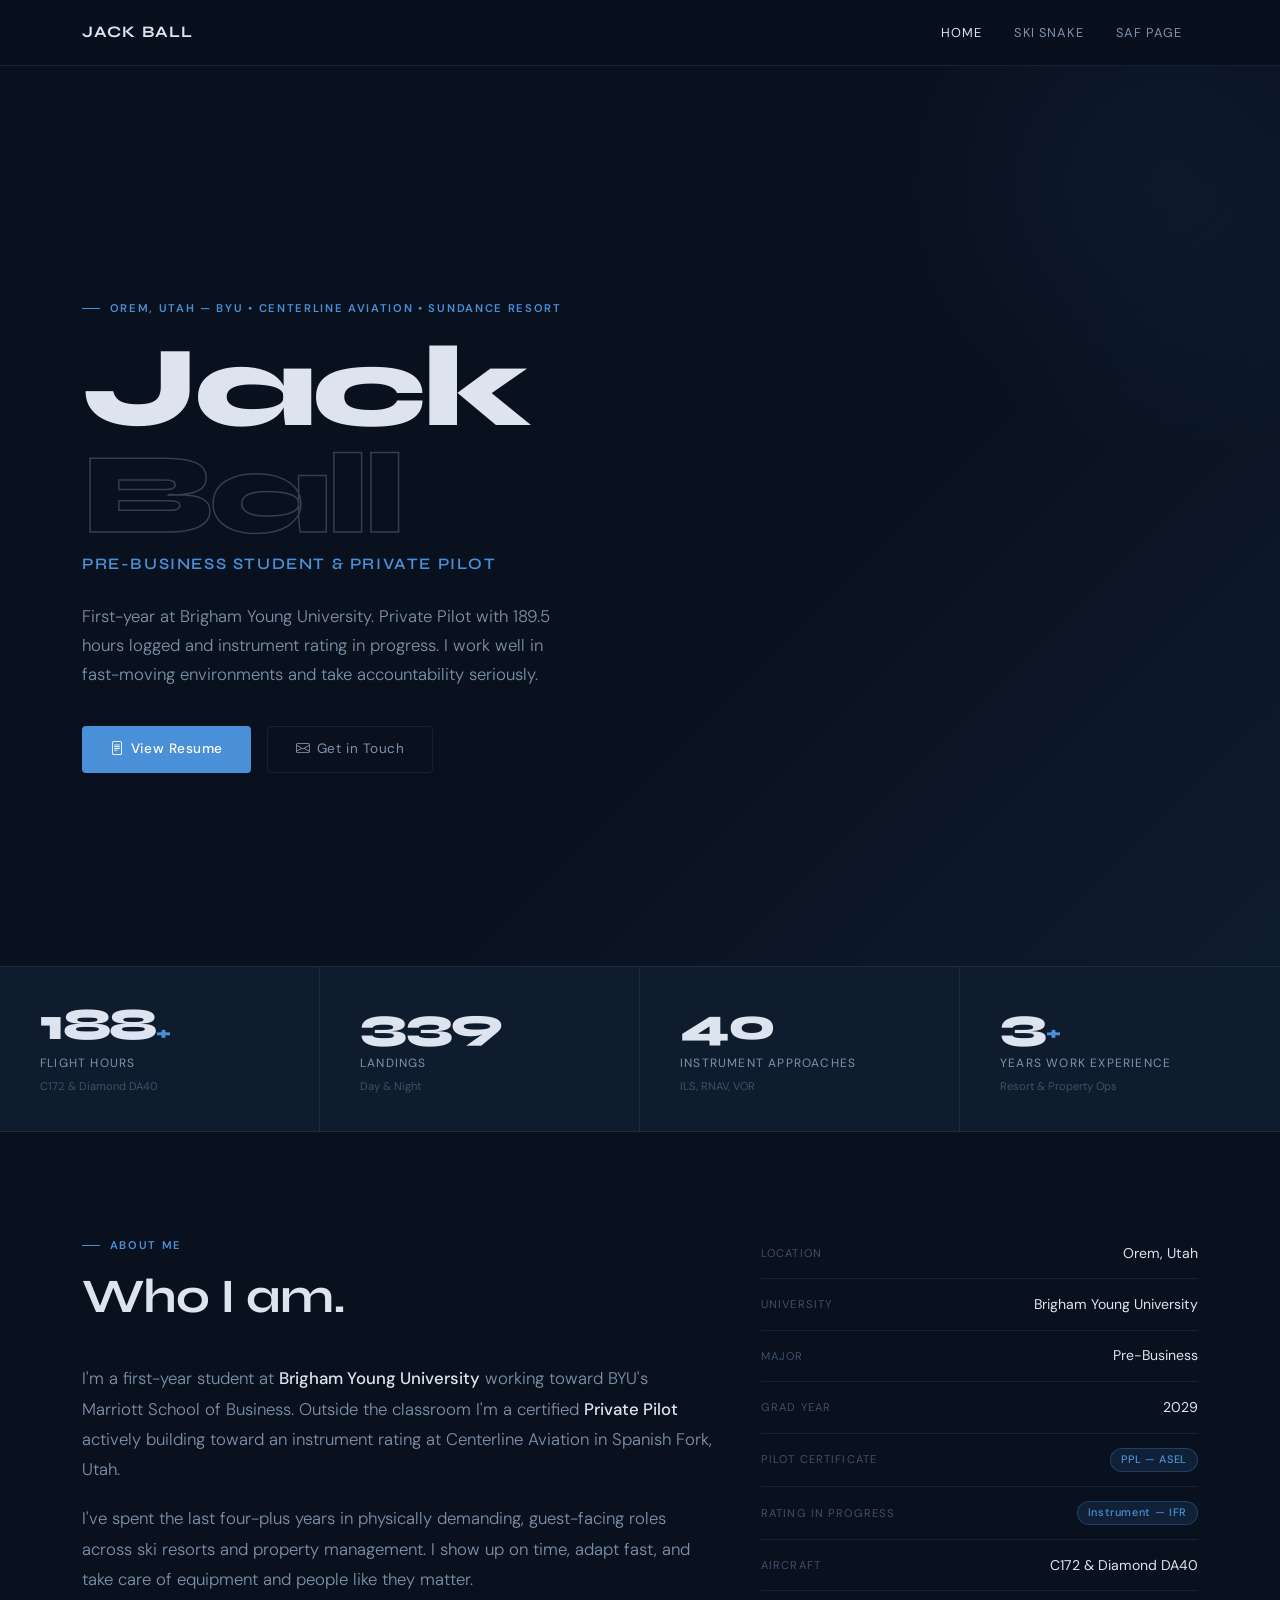
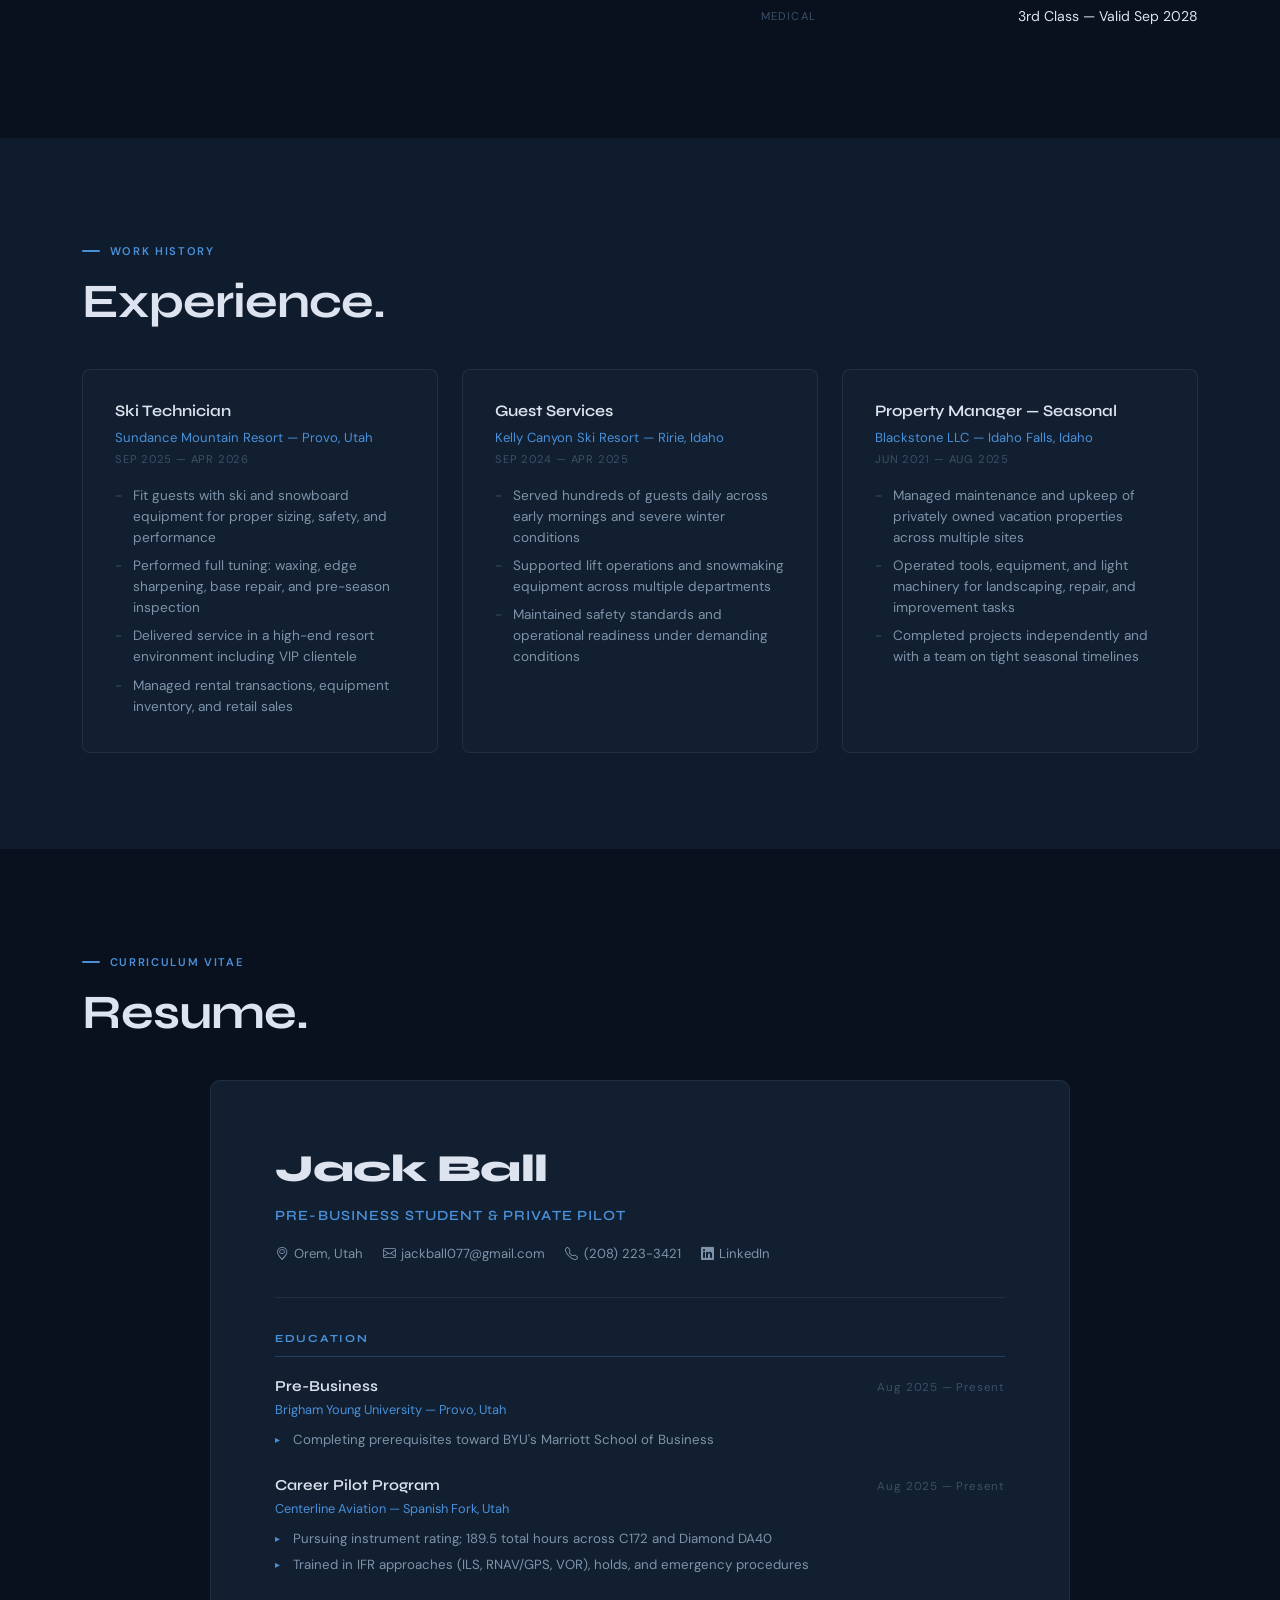
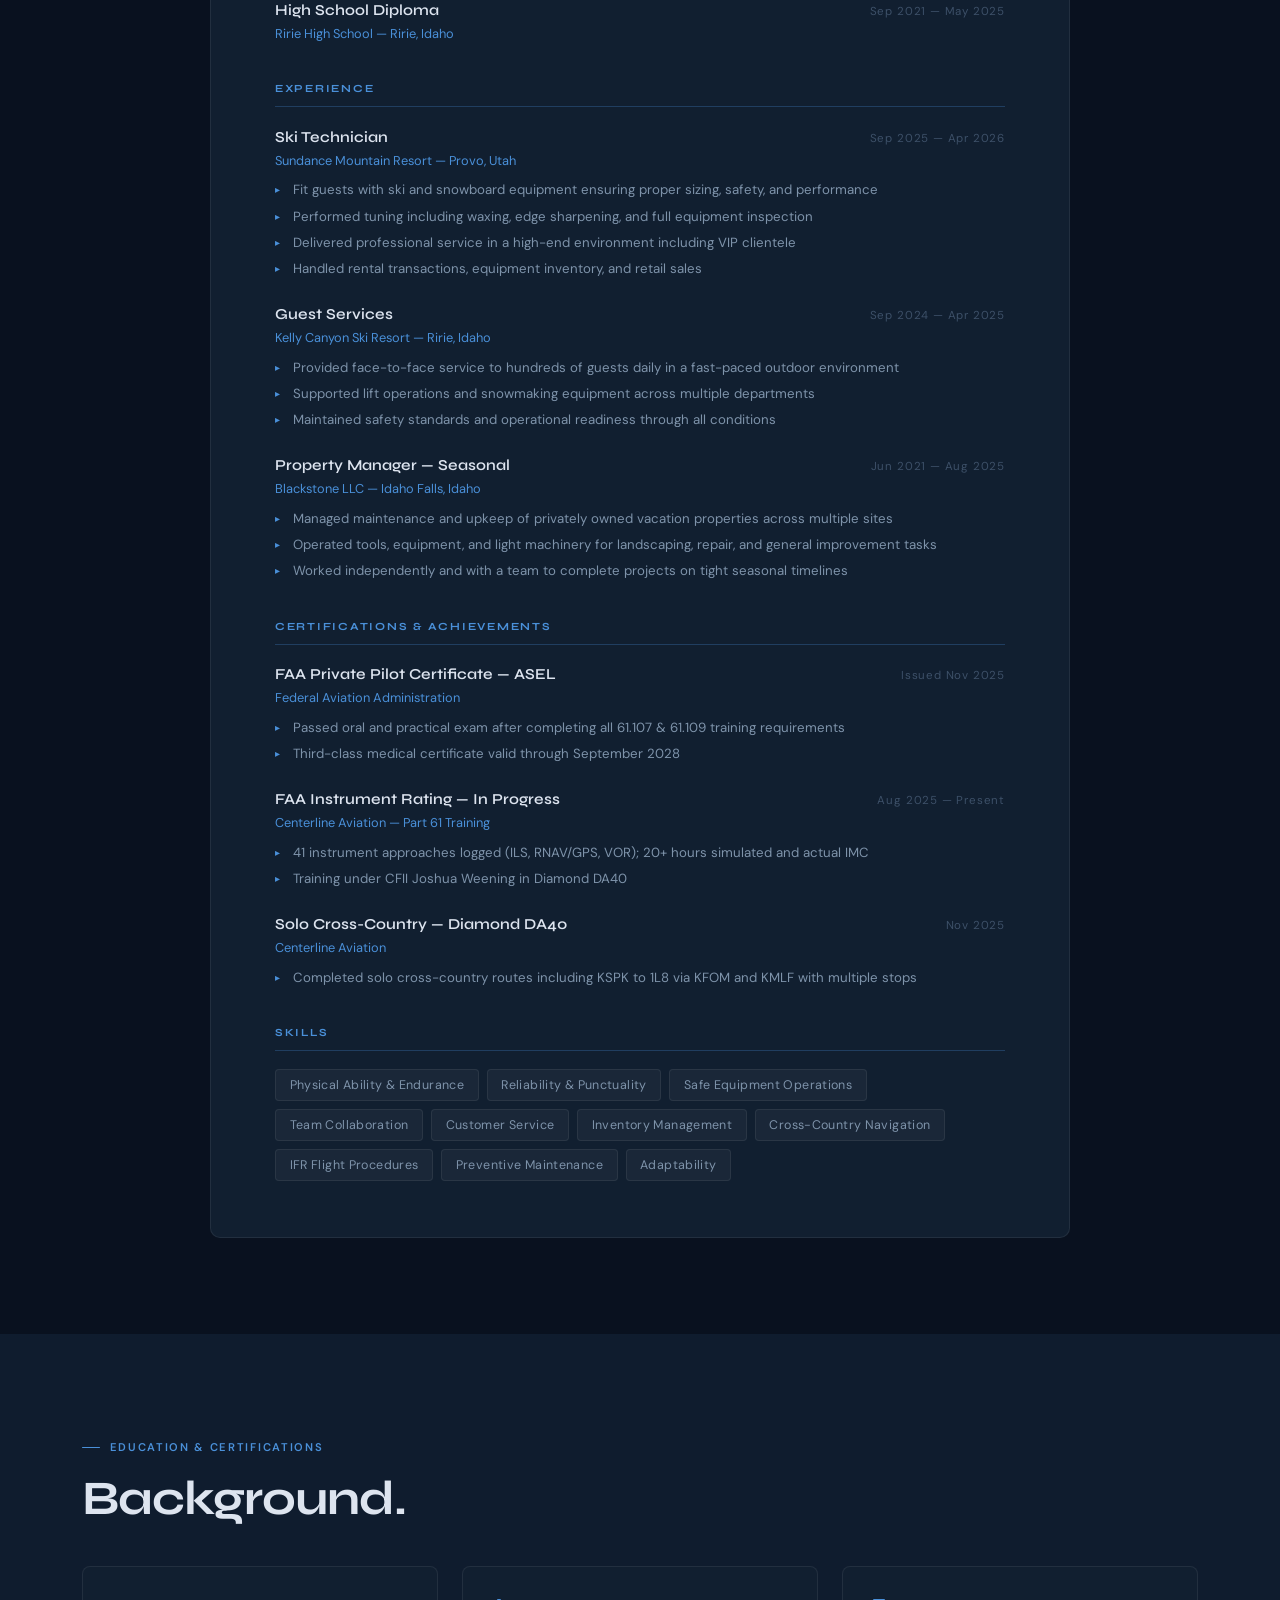
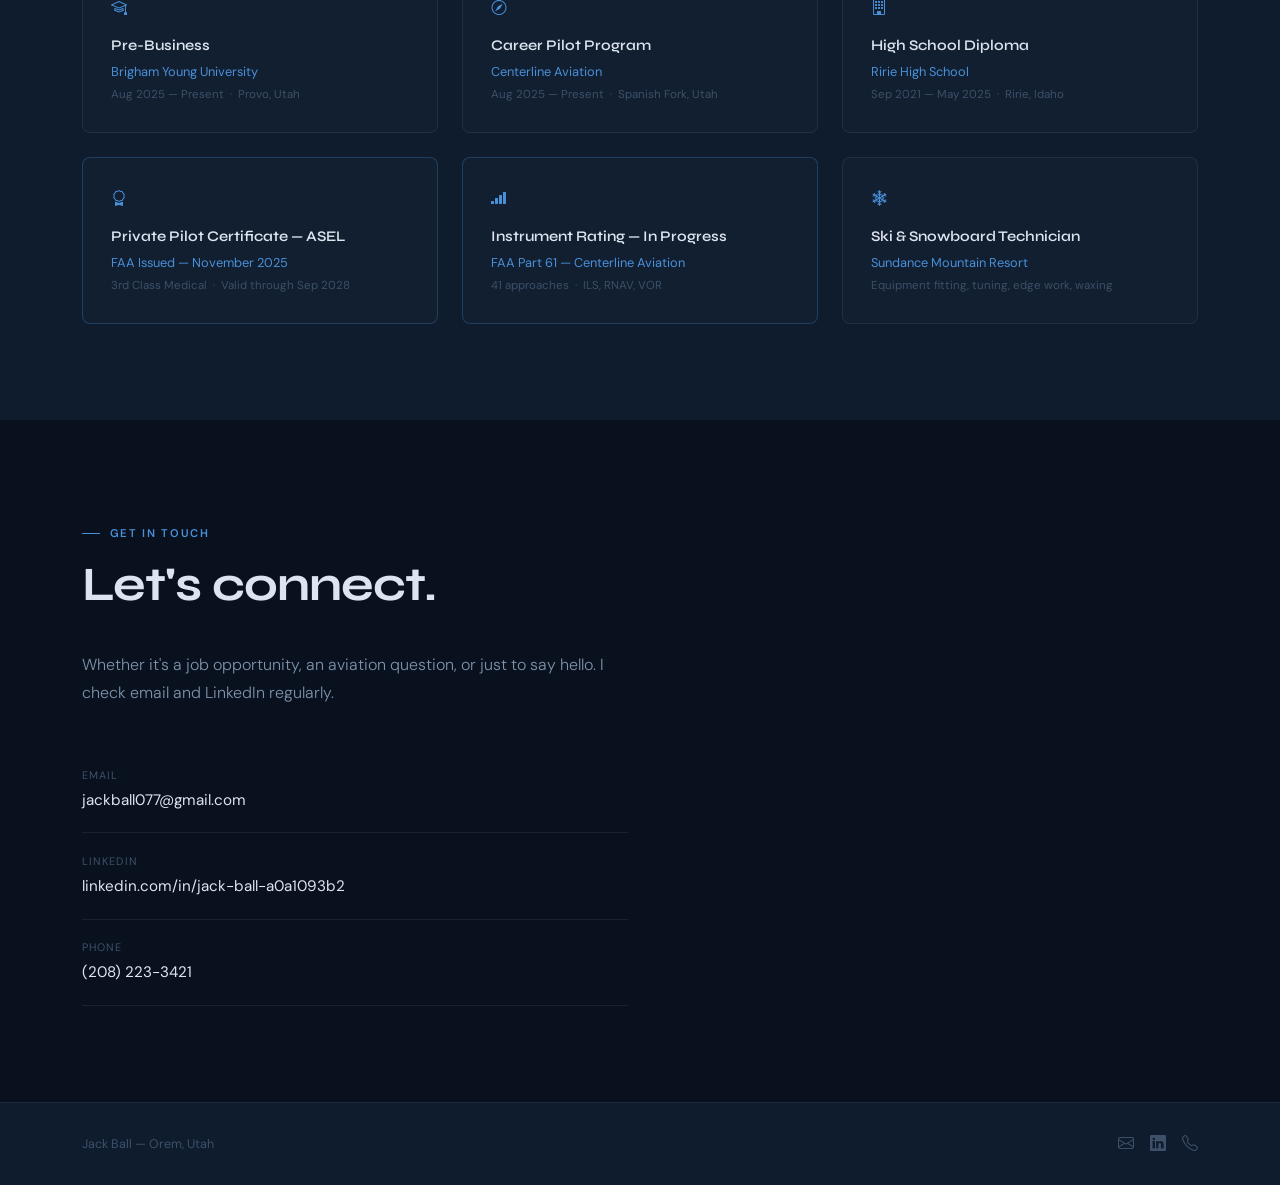
<file: index.html>
<!DOCTYPE html>
<html lang="en">
<head>
  <meta charset="UTF-8"/>
  <meta name="viewport" content="width=device-width, initial-scale=1.0"/>
  <title>Jack Ball</title>
  <link href="https://cdn.jsdelivr.net/npm/bootstrap@5.3.3/dist/css/bootstrap.min.css" rel="stylesheet"/>
  <link href="https://cdn.jsdelivr.net/npm/bootstrap-icons@1.11.3/font/bootstrap-icons.min.css" rel="stylesheet"/>
  <link rel="preconnect" href="https://fonts.googleapis.com"/>
  <link rel="preconnect" href="https://fonts.gstatic.com" crossorigin/>
  <link href="https://fonts.googleapis.com/css2?family=Syne:wght@400;600;700;800&family=DM+Sans:opsz,wght@9..40,300;9..40,400;9..40,500&display=swap" rel="stylesheet"/>
  <style>
    :root {
      --navy:        #09111f;
      --navy2:       #0f1c2e;
      --navy3:       #162033;
      --blue:        #4a90d9;
      --blue-dim:    rgba(74,144,217,0.12);
      --blue-border: rgba(74,144,217,0.28);
      --text:        #dde4ef;
      --muted:       #7e93aa;
      --faint:       #3d5068;
      --border:      rgba(255,255,255,0.07);
      --card-bg:     #111f30;
    }
    html { scroll-behavior: smooth; }
    body { font-family: 'DM Sans', sans-serif; background: var(--navy); color: var(--text); font-weight: 400; line-height: 1.65; }
    h1,h2,h3,h4,h5,.syne { font-family: 'Syne', sans-serif; }

    /* PAGE SWITCHING */
    .page { display: none; }
    .page.active { display: block; }

    /* NAVBAR */
    .navbar { background: rgba(9,17,31,0.95) !important; backdrop-filter: blur(14px); border-bottom: 1px solid var(--border); padding: 0.9rem 0; position: sticky; top: 0; z-index: 999; }
    .navbar-brand { font-family: 'Syne', sans-serif; font-weight: 700; font-size: 1rem; letter-spacing: 0.07em; text-transform: uppercase; color: var(--text) !important; }
    .navbar-nav .nav-link { color: var(--muted) !important; font-size: 0.8rem; letter-spacing: 0.09em; text-transform: uppercase; padding: 0.4rem 1rem !important; transition: color 0.2s; cursor: pointer; }
    .navbar-nav .nav-link:hover, .navbar-nav .nav-link.tab-active { color: var(--text) !important; }
    .navbar-toggler { border-color: var(--faint); }
    .navbar-toggler-icon { background-image: url("data:image/svg+xml,%3csvg xmlns='http://www.w3.org/2000/svg' viewBox='0 0 30 30'%3e%3cpath stroke='rgba(125,147,170,1)' stroke-linecap='round' stroke-miterlimit='10' stroke-width='2' d='M4 7h22M4 15h22M4 23h22'/%3e%3c/svg%3e"); }

    /* EYEBROW */
    .section-eyebrow { display: inline-flex; align-items: center; gap: 0.6rem; font-size: 0.7rem; font-weight: 600; letter-spacing: 0.15em; text-transform: uppercase; color: var(--blue); margin-bottom: 1rem; }
    .section-eyebrow::before { content: ''; display: inline-block; width: 18px; height: 1.5px; background: var(--blue); border-radius: 2px; }

    /* SECTION */
    .section-dark  { background: var(--navy);  padding: 6rem 0; }
    .section-dark2 { background: var(--navy2); padding: 6rem 0; }
    .section-heading { font-size: clamp(2rem,4vw,3rem); font-weight: 700; letter-spacing: -0.02em; line-height: 1.1; margin-bottom: 2.5rem; color: var(--text); }

    /* HERO */
    #hero { min-height: 100vh; display: flex; align-items: center; background: linear-gradient(135deg, var(--navy) 60%, var(--navy2) 100%); padding-top: 5rem; padding-bottom: 3rem; position: relative; overflow: hidden; }
    #hero::after { content: ''; position: absolute; top: -20%; right: -15%; width: 600px; height: 600px; background: radial-gradient(circle, rgba(74,144,217,0.07) 0%, transparent 65%); pointer-events: none; }
    .hero-name { font-size: clamp(3.5rem,9vw,7.5rem); font-weight: 800; line-height: 0.93; letter-spacing: -0.035em; color: var(--text); margin-bottom: 0.2rem; }
    .hero-name .outline { color: transparent; -webkit-text-stroke: 1.5px rgba(221,228,239,0.22); }
    .hero-title { font-size: 1rem; color: var(--blue); letter-spacing: 0.1em; text-transform: uppercase; font-family: 'Syne', sans-serif; font-weight: 600; margin-bottom: 1.5rem; }
    .hero-bio { font-size: 1.05rem; color: var(--muted); font-weight: 300; max-width: 480px; line-height: 1.75; margin-bottom: 2.25rem; }
    .btn-primary-custom { background: var(--blue); color: #fff; border: none; padding: 0.72rem 1.75rem; border-radius: 4px; font-size: 0.85rem; font-weight: 500; letter-spacing: 0.04em; text-decoration: none; display: inline-flex; align-items: center; gap: 0.4rem; transition: opacity 0.2s, transform 0.18s; }
    .btn-primary-custom:hover { opacity: 0.85; transform: translateY(-2px); color: #fff; }
    .btn-ghost-custom { background: transparent; color: var(--muted); border: 1px solid var(--border); padding: 0.72rem 1.75rem; border-radius: 4px; font-size: 0.85rem; letter-spacing: 0.04em; text-decoration: none; display: inline-flex; align-items: center; gap: 0.4rem; transition: border-color 0.2s, color 0.2s; }
    .btn-ghost-custom:hover { border-color: var(--blue-border); color: var(--text); }

    /* STATS */
    #stats { background: var(--navy2); border-top: 1px solid var(--border); border-bottom: 1px solid var(--border); padding: 0; }
    .stat-col { padding: 2.25rem 2.5rem; border-right: 1px solid var(--border); }
    .stat-col:last-child { border-right: none; }
    .stat-number { font-family: 'Syne', sans-serif; font-size: 2.8rem; font-weight: 800; color: var(--text); line-height: 1; letter-spacing: -0.03em; }
    .stat-number .unit { font-size: 1.2rem; color: var(--blue); }
    .stat-desc { font-size: 0.75rem; color: var(--muted); text-transform: uppercase; letter-spacing: 0.1em; margin-top: 0.4rem; }
    .stat-sub { font-size: 0.7rem; color: var(--faint); margin-top: 0.15rem; }

    /* ABOUT */
    .about-lead { font-size: 1.05rem; color: var(--muted); font-weight: 300; line-height: 1.8; margin-bottom: 1.2rem; }
    .about-lead strong { color: var(--text); font-weight: 500; }
    .info-row { display: flex; justify-content: space-between; align-items: center; padding: 0.85rem 0; border-bottom: 1px solid var(--border); font-size: 0.88rem; }
    .info-key { font-size: 0.7rem; text-transform: uppercase; letter-spacing: 0.1em; color: var(--faint); }
    .info-val { color: var(--text); text-align: right; }
    .badge-custom { display: inline-block; background: var(--blue-dim); color: var(--blue); border: 1px solid var(--blue-border); padding: 2px 10px; border-radius: 20px; font-size: 0.68rem; letter-spacing: 0.06em; font-weight: 500; }

    /* EXP CARDS */
    .exp-card { background: var(--card-bg); border: 1px solid var(--border); border-radius: 8px; padding: 1.75rem 2rem; height: 100%; position: relative; overflow: hidden; transition: border-color 0.22s; }
    .exp-card::before { content: ''; position: absolute; top: 0; left: 0; width: 3px; height: 100%; background: var(--blue); opacity: 0; transition: opacity 0.22s; }
    .exp-card:hover { border-color: var(--blue-border); }
    .exp-card:hover::before { opacity: 1; }
    .exp-role { font-family: 'Syne', sans-serif; font-size: 1rem; font-weight: 600; color: var(--text); margin-bottom: 0.15rem; }
    .exp-org { font-size: 0.82rem; color: var(--blue); margin-bottom: 0.1rem; }
    .exp-date { font-size: 0.7rem; color: var(--faint); letter-spacing: 0.07em; text-transform: uppercase; margin-bottom: 1rem; }
    .exp-list { list-style: none; padding: 0; margin: 0; }
    .exp-list li { font-size: 0.85rem; color: var(--muted); padding-left: 1.1rem; position: relative; margin-bottom: 0.45rem; line-height: 1.55; }
    .exp-list li::before { content: '-'; position: absolute; left: 0; color: var(--faint); }

    /* RESUME */
    #resume { background: var(--navy); padding: 6rem 0; }
    .resume-wrap { background: var(--card-bg); border: 1px solid var(--border); border-radius: 10px; padding: 3.5rem 4rem; max-width: 860px; margin: 0 auto; }
    .resume-name { font-family: 'Syne', sans-serif; font-size: 2.4rem; font-weight: 800; color: var(--text); letter-spacing: -0.02em; margin-bottom: 0.2rem; }
    .resume-tagline { font-size: 0.88rem; color: var(--blue); letter-spacing: 0.08em; text-transform: uppercase; font-family: 'Syne', sans-serif; font-weight: 600; margin-bottom: 1rem; }
    .resume-contact { display: flex; flex-wrap: wrap; gap: 1.25rem; font-size: 0.82rem; color: var(--muted); margin-bottom: 2rem; padding-bottom: 2rem; border-bottom: 1px solid var(--border); }
    .resume-contact a { color: var(--muted); text-decoration: none; }
    .resume-contact a:hover { color: var(--blue); }
    .resume-contact span { display: flex; align-items: center; gap: 0.35rem; }
    .resume-section-title { font-family: 'Syne', sans-serif; font-size: 0.68rem; font-weight: 700; letter-spacing: 0.16em; text-transform: uppercase; color: var(--blue); margin-bottom: 1.1rem; padding-bottom: 0.5rem; border-bottom: 1px solid var(--blue-border); }
    .resume-block { margin-bottom: 2.25rem; }
    .resume-entry { margin-bottom: 1.4rem; }
    .resume-entry-header { display: flex; justify-content: space-between; align-items: baseline; flex-wrap: wrap; gap: 0.5rem; }
    .resume-entry-title { font-family: 'Syne', sans-serif; font-size: 0.95rem; font-weight: 600; color: var(--text); }
    .resume-entry-date { font-size: 0.72rem; color: var(--faint); letter-spacing: 0.07em; white-space: nowrap; }
    .resume-entry-org { font-size: 0.8rem; color: var(--blue); margin-bottom: 0.6rem; }
    .resume-entry-bullets { list-style: none; padding: 0; margin: 0; }
    .resume-entry-bullets li { font-size: 0.83rem; color: var(--muted); padding-left: 1.1rem; position: relative; margin-bottom: 0.35rem; line-height: 1.55; }
    .resume-entry-bullets li::before { content: '▸'; position: absolute; left: 0; color: var(--blue); font-size: 0.6rem; top: 3px; }
    .resume-skills-grid { display: flex; flex-wrap: wrap; gap: 0.5rem; }
    .skill-pill { background: rgba(255,255,255,0.04); border: 1px solid var(--border); color: var(--muted); padding: 0.3rem 0.85rem; border-radius: 4px; font-size: 0.78rem; letter-spacing: 0.03em; }

    /* EDU CARDS */
    .edu-card { background: var(--card-bg); border: 1px solid var(--border); border-radius: 8px; padding: 1.75rem; height: 100%; }
    .edu-icon { font-size: 1rem; color: var(--blue); margin-bottom: 0.75rem; }
    .edu-title { font-family: 'Syne', sans-serif; font-size: 0.92rem; font-weight: 600; color: var(--text); margin-bottom: 0.2rem; }
    .edu-org { font-size: 0.8rem; color: var(--blue); margin-bottom: 0.2rem; }
    .edu-date { font-size: 0.72rem; color: var(--faint); }

    /* CONTACT */
    #contact { padding: 6rem 0; }
    .contact-link-row { display: flex; justify-content: space-between; align-items: center; padding: 1.2rem 0; border-bottom: 1px solid var(--border); text-decoration: none; color: var(--text); transition: color 0.2s; }
    .contact-link-row:hover { color: var(--blue); }
    .contact-type { font-size: 0.68rem; text-transform: uppercase; letter-spacing: 0.1em; color: var(--faint); margin-bottom: 0.15rem; }
    .contact-link-row .ci { opacity: 0; transform: translateX(-6px); transition: opacity 0.2s, transform 0.2s; }
    .contact-link-row:hover .ci { opacity: 1; transform: translateX(0); }

    /* FOOTER */
    footer { background: var(--navy2); border-top: 1px solid var(--border); padding: 1.75rem 0; font-size: 0.78rem; color: var(--faint); }

    /* GAME PAGE */
    #page-game { background: var(--navy); min-height: 100vh; padding: 3rem 0 2rem; }
    .game-header { text-align: center; margin-bottom: 1.5rem; }
    .game-header h2 { font-family: 'Syne', sans-serif; font-size: 2rem; font-weight: 800; letter-spacing: -0.02em; color: var(--text); margin-bottom: 0.25rem; }
    .game-header p { font-size: 0.82rem; color: var(--muted); letter-spacing: 0.08em; text-transform: uppercase; }
    .game-hud { display: flex; gap: 2rem; justify-content: center; margin-bottom: 1rem; }
    .game-hud .hud-block { text-align: center; }
    .game-hud .hud-val { font-family: 'Syne', sans-serif; font-size: 1.6rem; font-weight: 800; color: var(--text); display: block; line-height: 1; }
    .game-hud .hud-lbl { font-size: 0.65rem; text-transform: uppercase; letter-spacing: 0.1em; color: var(--faint); margin-top: 0.2rem; }
    .canvas-wrap { display: flex; justify-content: center; position: relative; }
    #gameCanvas { display: block; border: 1px solid var(--border); border-radius: 6px; box-shadow: 0 0 40px rgba(74,144,217,0.08); background: #e8f4ff; max-width: 100%; }
    #gameOverlay { position: absolute; top: 0; left: 0; right: 0; bottom: 0; display: flex; flex-direction: column; align-items: center; justify-content: center; background: rgba(9,17,31,0.9); border-radius: 6px; text-align: center; padding: 2rem; pointer-events: none; opacity: 0; transition: opacity 0.2s; }
    #gameOverlay.show { opacity: 1; pointer-events: all; }
    #gameOverlay h3 { font-family: 'Syne', sans-serif; font-size: 1.4rem; color: var(--text); margin-bottom: 0.5rem; }
    #gameOverlay p { color: var(--muted); font-size: 0.88rem; margin-bottom: 1.25rem; }
    .speed-wrap { display: flex; align-items: center; gap: 0.75rem; max-width: 400px; margin: 0.75rem auto; font-size: 0.72rem; color: var(--faint); text-transform: uppercase; letter-spacing: 0.08em; }
    .speed-track { flex: 1; height: 3px; background: var(--border); border-radius: 2px; overflow: hidden; }
    .speed-fill { height: 100%; background: var(--blue); border-radius: 2px; transition: width 0.3s; width: 10%; }
    .game-legend { display: flex; gap: 1.5rem; justify-content: center; margin: 0.75rem 0; flex-wrap: wrap; }
    .game-legend span { font-size: 0.72rem; color: var(--faint); text-transform: uppercase; letter-spacing: 0.07em; display: flex; align-items: center; gap: 0.4rem; }
    .leg-dot { width: 10px; height: 10px; border-radius: 2px; display: inline-block; }
    .game-controls { display: flex; flex-direction: column; align-items: center; gap: 0.5rem; padding: 1rem 0 2rem; }
    .dpad { display: grid; grid-template-areas: '. up .' 'left . right' '. down .'; gap: 4px; }
    .dpad button { width: 42px; height: 42px; background: var(--card-bg); border: 1px solid var(--border); border-radius: 6px; color: var(--muted); font-size: 1rem; cursor: pointer; transition: background 0.1s, color 0.1s; }
    .dpad button:hover { background: var(--navy3); color: var(--text); }
    .dpad button:active { background: var(--blue-dim); }
    .dpad .up { grid-area: up; } .dpad .down { grid-area: down; } .dpad .left { grid-area: left; } .dpad .right { grid-area: right; }
    .btn-row { display: flex; gap: 0.75rem; margin-top: 0.5rem; }
    .gbtn { padding: 0.5rem 1.4rem; border: none; border-radius: 4px; font-size: 0.8rem; font-weight: 600; text-transform: uppercase; letter-spacing: 0.08em; cursor: pointer; font-family: 'Syne', sans-serif; transition: opacity 0.15s; }
    .gbtn-primary { background: var(--blue); color: white; }
    .gbtn-primary:hover { opacity: 0.85; }
    .gbtn-ghost { background: transparent; color: var(--muted); border: 1px solid var(--border); }
    .gbtn-ghost:hover { color: var(--text); border-color: var(--blue-border); }

    /* UTILITY */
    .divider { border-top: 1px solid var(--border); margin: 2rem 0; }
    @media (max-width: 768px) {
      .stat-col { border-right: none; border-bottom: 1px solid var(--border); }
      .resume-wrap { padding: 2rem 1.5rem; }
      .resume-contact { flex-direction: column; gap: 0.6rem; }
    }
  </style>
</head>
<body>

<!-- NAVBAR -->
<nav class="navbar navbar-expand-lg">
  <div class="container">
    <a class="navbar-brand" href="#" onclick="showPage('home');return false;">Jack Ball</a>
    <button class="navbar-toggler" type="button" data-bs-toggle="collapse" data-bs-target="#navMenu">
      <span class="navbar-toggler-icon"></span>
    </button>
    <div class="collapse navbar-collapse" id="navMenu">
      <ul class="navbar-nav ms-auto">
        <li class="nav-item"><a class="nav-link tab-active" id="tab-home" href="#" onclick="showPage('home');return false;">Home</a></li>
        <li class="nav-item"><a class="nav-link" id="tab-game" href="#" onclick="showPage('game');return false;">Ski Snake</a></li>
        <li class="nav-item"><a class="nav-link" href="scratch.html" target="_blank">SAF Page</a></li>
      </ul>
    </div>
  </div>
</nav>


<!-- ===================== PAGE: HOME ===================== -->
<div class="page active" id="page-home">

  <!-- HERO -->
  <section id="hero">
    <div class="container">
      <div class="row align-items-center">
        <div class="col-lg-8">
          <div class="section-eyebrow">Orem, Utah &mdash; BYU &bull; Centerline Aviation &bull; Sundance Resort</div>
          <h1 class="hero-name">
            Jack<br>
            <span class="outline">Ball</span>
          </h1>
          <p class="hero-title">Pre-Business Student &amp; Private Pilot</p>
          <p class="hero-bio">First-year at Brigham Young University. Private Pilot with 189.5 hours logged and instrument rating in progress. I work well in fast-moving environments and take accountability seriously.</p>
          <div class="d-flex flex-wrap gap-3">
            <a href="#resume" class="btn-primary-custom"><i class="bi bi-file-text"></i> View Resume</a>
            <a href="#contact" class="btn-ghost-custom"><i class="bi bi-envelope"></i> Get in Touch</a>
          </div>
        </div>
      </div>
    </div>
  </section>

  <!-- STATS -->
  <section id="stats">
    <div class="container-fluid px-0">
      <div class="row g-0">
        <div class="col-6 col-md-3 stat-col">
          <div class="stat-number"><span class="count-up" data-target="189">0</span><span class="unit">+</span></div>
          <div class="stat-desc">Flight Hours</div>
          <div class="stat-sub">C172 &amp; Diamond DA40</div>
        </div>
        <div class="col-6 col-md-3 stat-col">
          <div class="stat-number"><span class="count-up" data-target="340">0</span></div>
          <div class="stat-desc">Landings</div>
          <div class="stat-sub">Day &amp; Night</div>
        </div>
        <div class="col-6 col-md-3 stat-col">
          <div class="stat-number"><span class="count-up" data-target="41">0</span></div>
          <div class="stat-desc">Instrument Approaches</div>
          <div class="stat-sub">ILS, RNAV, VOR</div>
        </div>
        <div class="col-6 col-md-3 stat-col">
          <div class="stat-number"><span class="count-up" data-target="4">0</span><span class="unit">+</span></div>
          <div class="stat-desc">Years Work Experience</div>
          <div class="stat-sub">Resort &amp; Property Ops</div>
        </div>
      </div>
    </div>
  </section>

  <!-- ABOUT -->
  <section id="about" class="section-dark">
    <div class="container">
      <div class="row g-5 align-items-start">
        <div class="col-lg-7">
          <div class="section-eyebrow">About Me</div>
          <h2 class="section-heading">Who I am.</h2>
          <p class="about-lead">I'm a first-year student at <strong>Brigham Young University</strong> working toward BYU's Marriott School of Business. Outside the classroom I'm a certified <strong>Private Pilot</strong> actively building toward an instrument rating at Centerline Aviation in Spanish Fork, Utah.</p>
          <p class="about-lead">I've spent the last four-plus years in physically demanding, guest-facing roles across ski resorts and property management. I show up on time, adapt fast, and take care of equipment and people like they matter.</p>
        </div>
        <div class="col-lg-5">
          <div class="info-row"><span class="info-key">Location</span><span class="info-val">Orem, Utah</span></div>
          <div class="info-row"><span class="info-key">University</span><span class="info-val">Brigham Young University</span></div>
          <div class="info-row"><span class="info-key">Major</span><span class="info-val">Pre-Business</span></div>
          <div class="info-row"><span class="info-key">Grad Year</span><span class="info-val">2029</span></div>
          <div class="info-row"><span class="info-key">Pilot Certificate</span><span class="info-val"><span class="badge-custom">PPL &mdash; ASEL</span></span></div>
          <div class="info-row"><span class="info-key">Rating in Progress</span><span class="info-val"><span class="badge-custom">Instrument &mdash; IFR</span></span></div>
          <div class="info-row"><span class="info-key">Aircraft</span><span class="info-val">C172 &amp; Diamond DA40</span></div>
          <div class="info-row" style="border:none;"><span class="info-key">Medical</span><span class="info-val">3rd Class &mdash; Valid Sep 2028</span></div>
        </div>
      </div>
    </div>
  </section>

  <!-- EXPERIENCE -->
  <section id="experience" class="section-dark2">
    <div class="container">
      <div class="section-eyebrow">Work History</div>
      <h2 class="section-heading">Experience.</h2>
      <div class="row g-4">

        <div class="col-md-6 col-lg-4">
          <div class="exp-card">
            <div class="exp-role">Ski Technician</div>
            <div class="exp-org">Sundance Mountain Resort &mdash; Provo, Utah</div>
            <div class="exp-date">Sep 2025 &mdash; Apr 2026</div>
            <ul class="exp-list">
              <li>Fit guests with ski and snowboard equipment for proper sizing, safety, and performance</li>
              <li>Performed full tuning: waxing, edge sharpening, base repair, and pre-season inspection</li>
              <li>Delivered service in a high-end resort environment including VIP clientele</li>
              <li>Managed rental transactions, equipment inventory, and retail sales</li>
            </ul>
          </div>
        </div>

        <div class="col-md-6 col-lg-4">
          <div class="exp-card">
            <div class="exp-role">Guest Services</div>
            <div class="exp-org">Kelly Canyon Ski Resort &mdash; Ririe, Idaho</div>
            <div class="exp-date">Sep 2024 &mdash; Apr 2025</div>
            <ul class="exp-list">
              <li>Served hundreds of guests daily across early mornings and severe winter conditions</li>
              <li>Supported lift operations and snowmaking equipment across multiple departments</li>
              <li>Maintained safety standards and operational readiness under demanding conditions</li>
            </ul>
          </div>
        </div>

        <div class="col-md-6 col-lg-4">
          <div class="exp-card">
            <div class="exp-role">Property Manager &mdash; Seasonal</div>
            <div class="exp-org">Blackstone LLC &mdash; Idaho Falls, Idaho</div>
            <div class="exp-date">Jun 2021 &mdash; Aug 2025</div>
            <ul class="exp-list">
              <li>Managed maintenance and upkeep of privately owned vacation properties across multiple sites</li>
              <li>Operated tools, equipment, and light machinery for landscaping, repair, and improvement tasks</li>
              <li>Completed projects independently and with a team on tight seasonal timelines</li>
            </ul>
          </div>
        </div>

      </div>
    </div>
  </section>

  <!-- RESUME -->
  <section id="resume" class="section-dark">
    <div class="container">
      <div class="section-eyebrow">Curriculum Vitae</div>
      <h2 class="section-heading">Resume.</h2>

      <div class="resume-wrap">
        <div class="resume-name">Jack Ball</div>
        <div class="resume-tagline">Pre-Business Student &amp; Private Pilot</div>
        <div class="resume-contact">
          <span><i class="bi bi-geo-alt"></i> Orem, Utah</span>
          <span><i class="bi bi-envelope"></i> <a href="mailto:jackball077@gmail.com">jackball077@gmail.com</a></span>
          <span><i class="bi bi-telephone"></i> <a href="tel:2082233421">(208) 223-3421</a></span>
          <span><i class="bi bi-linkedin"></i> <a href="https://www.linkedin.com/in/jack-ball-a0a1093b2/" target="_blank">LinkedIn</a></span>
        </div>

        <!-- Education -->
        <div class="resume-block">
          <div class="resume-section-title">Education</div>

          <div class="resume-entry">
            <div class="resume-entry-header">
              <div class="resume-entry-title">Pre-Business</div>
              <div class="resume-entry-date">Aug 2025 &mdash; Present</div>
            </div>
            <div class="resume-entry-org">Brigham Young University &mdash; Provo, Utah</div>
            <ul class="resume-entry-bullets">
              <li>Completing prerequisites toward BYU's Marriott School of Business</li>
            </ul>
          </div>

          <div class="resume-entry">
            <div class="resume-entry-header">
              <div class="resume-entry-title">Career Pilot Program</div>
              <div class="resume-entry-date">Aug 2025 &mdash; Present</div>
            </div>
            <div class="resume-entry-org">Centerline Aviation &mdash; Spanish Fork, Utah</div>
            <ul class="resume-entry-bullets">
              <li>Pursuing instrument rating; 189.5 total hours across C172 and Diamond DA40</li>
              <li>Trained in IFR approaches (ILS, RNAV/GPS, VOR), holds, and emergency procedures</li>
            </ul>
          </div>

          <div class="resume-entry">
            <div class="resume-entry-header">
              <div class="resume-entry-title">High School Diploma</div>
              <div class="resume-entry-date">Sep 2021 &mdash; May 2025</div>
            </div>
            <div class="resume-entry-org">Ririe High School &mdash; Ririe, Idaho</div>
          </div>
        </div>

        <!-- Experience -->
        <div class="resume-block">
          <div class="resume-section-title">Experience</div>

          <div class="resume-entry">
            <div class="resume-entry-header">
              <div class="resume-entry-title">Ski Technician</div>
              <div class="resume-entry-date">Sep 2025 &mdash; Apr 2026</div>
            </div>
            <div class="resume-entry-org">Sundance Mountain Resort &mdash; Provo, Utah</div>
            <ul class="resume-entry-bullets">
              <li>Fit guests with ski and snowboard equipment ensuring proper sizing, safety, and performance</li>
              <li>Performed tuning including waxing, edge sharpening, and full equipment inspection</li>
              <li>Delivered professional service in a high-end environment including VIP clientele</li>
              <li>Handled rental transactions, equipment inventory, and retail sales</li>
            </ul>
          </div>

          <div class="resume-entry">
            <div class="resume-entry-header">
              <div class="resume-entry-title">Guest Services</div>
              <div class="resume-entry-date">Sep 2024 &mdash; Apr 2025</div>
            </div>
            <div class="resume-entry-org">Kelly Canyon Ski Resort &mdash; Ririe, Idaho</div>
            <ul class="resume-entry-bullets">
              <li>Provided face-to-face service to hundreds of guests daily in a fast-paced outdoor environment</li>
              <li>Supported lift operations and snowmaking equipment across multiple departments</li>
              <li>Maintained safety standards and operational readiness through all conditions</li>
            </ul>
          </div>

          <div class="resume-entry">
            <div class="resume-entry-header">
              <div class="resume-entry-title">Property Manager &mdash; Seasonal</div>
              <div class="resume-entry-date">Jun 2021 &mdash; Aug 2025</div>
            </div>
            <div class="resume-entry-org">Blackstone LLC &mdash; Idaho Falls, Idaho</div>
            <ul class="resume-entry-bullets">
              <li>Managed maintenance and upkeep of privately owned vacation properties across multiple sites</li>
              <li>Operated tools, equipment, and light machinery for landscaping, repair, and general improvement tasks</li>
              <li>Worked independently and with a team to complete projects on tight seasonal timelines</li>
            </ul>
          </div>
        </div>

        <!-- Certifications -->
        <div class="resume-block">
          <div class="resume-section-title">Certifications &amp; Achievements</div>

          <div class="resume-entry">
            <div class="resume-entry-header">
              <div class="resume-entry-title">FAA Private Pilot Certificate &mdash; ASEL</div>
              <div class="resume-entry-date">Issued Nov 2025</div>
            </div>
            <div class="resume-entry-org">Federal Aviation Administration</div>
            <ul class="resume-entry-bullets">
              <li>Passed oral and practical exam after completing all 61.107 &amp; 61.109 training requirements</li>
              <li>Third-class medical certificate valid through September 2028</li>
            </ul>
          </div>

          <div class="resume-entry">
            <div class="resume-entry-header">
              <div class="resume-entry-title">FAA Instrument Rating &mdash; In Progress</div>
              <div class="resume-entry-date">Aug 2025 &mdash; Present</div>
            </div>
            <div class="resume-entry-org">Centerline Aviation &mdash; Part 61 Training</div>
            <ul class="resume-entry-bullets">
              <li>41 instrument approaches logged (ILS, RNAV/GPS, VOR); 20+ hours simulated and actual IMC</li>
              <li>Training under CFII Joshua Weening in Diamond DA40</li>
            </ul>
          </div>

          <div class="resume-entry">
            <div class="resume-entry-header">
              <div class="resume-entry-title">Solo Cross-Country &mdash; Diamond DA40</div>
              <div class="resume-entry-date">Nov 2025</div>
            </div>
            <div class="resume-entry-org">Centerline Aviation</div>
            <ul class="resume-entry-bullets">
              <li>Completed solo cross-country routes including KSPK to 1L8 via KFOM and KMLF with multiple stops</li>
            </ul>
          </div>
        </div>

        <!-- Skills -->
        <div class="resume-block" style="margin-bottom:0;">
          <div class="resume-section-title">Skills</div>
          <div class="resume-skills-grid">
            <span class="skill-pill">Physical Ability &amp; Endurance</span>
            <span class="skill-pill">Reliability &amp; Punctuality</span>
            <span class="skill-pill">Safe Equipment Operations</span>
            <span class="skill-pill">Team Collaboration</span>
            <span class="skill-pill">Customer Service</span>
            <span class="skill-pill">Inventory Management</span>
            <span class="skill-pill">Cross-Country Navigation</span>
            <span class="skill-pill">IFR Flight Procedures</span>
            <span class="skill-pill">Preventive Maintenance</span>
            <span class="skill-pill">Adaptability</span>
          </div>
        </div>

      </div>
    </div>
  </section>

  <!-- EDUCATION CARDS -->
  <section id="education" class="section-dark2">
    <div class="container">
      <div class="section-eyebrow">Education &amp; Certifications</div>
      <h2 class="section-heading">Background.</h2>
      <div class="row g-4">

        <div class="col-sm-6 col-lg-4">
          <div class="edu-card">
            <div class="edu-icon"><i class="bi bi-mortarboard"></i></div>
            <div class="edu-title">Pre-Business</div>
            <div class="edu-org">Brigham Young University</div>
            <div class="edu-date">Aug 2025 &mdash; Present &nbsp;&middot;&nbsp; Provo, Utah</div>
          </div>
        </div>

        <div class="col-sm-6 col-lg-4">
          <div class="edu-card">
            <div class="edu-icon"><i class="bi bi-compass"></i></div>
            <div class="edu-title">Career Pilot Program</div>
            <div class="edu-org">Centerline Aviation</div>
            <div class="edu-date">Aug 2025 &mdash; Present &nbsp;&middot;&nbsp; Spanish Fork, Utah</div>
          </div>
        </div>

        <div class="col-sm-6 col-lg-4">
          <div class="edu-card">
            <div class="edu-icon"><i class="bi bi-building"></i></div>
            <div class="edu-title">High School Diploma</div>
            <div class="edu-org">Ririe High School</div>
            <div class="edu-date">Sep 2021 &mdash; May 2025 &nbsp;&middot;&nbsp; Ririe, Idaho</div>
          </div>
        </div>

        <div class="col-sm-6 col-lg-4">
          <div class="edu-card" style="border-color: var(--blue-border);">
            <div class="edu-icon"><i class="bi bi-award"></i></div>
            <div class="edu-title">Private Pilot Certificate &mdash; ASEL</div>
            <div class="edu-org">FAA Issued &mdash; November 2025</div>
            <div class="edu-date">3rd Class Medical &nbsp;&middot;&nbsp; Valid through Sep 2028</div>
          </div>
        </div>

        <div class="col-sm-6 col-lg-4">
          <div class="edu-card" style="border-color: var(--blue-border);">
            <div class="edu-icon"><i class="bi bi-reception-4"></i></div>
            <div class="edu-title">Instrument Rating &mdash; In Progress</div>
            <div class="edu-org">FAA Part 61 &mdash; Centerline Aviation</div>
            <div class="edu-date">41 approaches &nbsp;&middot;&nbsp; ILS, RNAV, VOR</div>
          </div>
        </div>

        <div class="col-sm-6 col-lg-4">
          <div class="edu-card">
            <div class="edu-icon"><i class="bi bi-snow2"></i></div>
            <div class="edu-title">Ski &amp; Snowboard Technician</div>
            <div class="edu-org">Sundance Mountain Resort</div>
            <div class="edu-date">Equipment fitting, tuning, edge work, waxing</div>
          </div>
        </div>

      </div>
    </div>
  </section>

  <!-- CONTACT -->
  <section id="contact" class="section-dark">
    <div class="container">
      <div class="row">
        <div class="col-lg-6">
          <div class="section-eyebrow">Get in Touch</div>
          <h2 class="section-heading">Let's connect.</h2>
          <p style="font-size:1rem;color:var(--muted);font-weight:300;line-height:1.75;margin-bottom:2.5rem;">Whether it's a job opportunity, an aviation question, or just to say hello. I check email and LinkedIn regularly.</p>

          <a href="mailto:jackball077@gmail.com" class="contact-link-row">
            <div><div class="contact-type">Email</div><span style="font-size:0.95rem;">jackball077@gmail.com</span></div>
            <i class="bi bi-arrow-right ci"></i>
          </a>
          <a href="https://www.linkedin.com/in/jack-ball-a0a1093b2/" target="_blank" rel="noopener" class="contact-link-row">
            <div><div class="contact-type">LinkedIn</div><span style="font-size:0.95rem;">linkedin.com/in/jack-ball-a0a1093b2</span></div>
            <i class="bi bi-arrow-right ci"></i>
          </a>
          <a href="tel:2082233421" class="contact-link-row">
            <div><div class="contact-type">Phone</div><span style="font-size:0.95rem;">(208) 223-3421</span></div>
            <i class="bi bi-arrow-right ci"></i>
          </a>
        </div>
      </div>
    </div>
  </section>

  <footer>
    <div class="container d-flex flex-wrap justify-content-between align-items-center gap-2">
      <span>Jack Ball &mdash; Orem, Utah</span>
      <div class="d-flex gap-3 align-items-center">
        <a href="mailto:jackball077@gmail.com" style="color:var(--faint);text-decoration:none;font-size:1rem;"><i class="bi bi-envelope"></i></a>
        <a href="https://www.linkedin.com/in/jack-ball-a0a1093b2/" target="_blank" rel="noopener" style="color:var(--faint);text-decoration:none;font-size:1rem;"><i class="bi bi-linkedin"></i></a>
        <a href="tel:2082233421" style="color:var(--faint);text-decoration:none;font-size:1rem;"><i class="bi bi-telephone"></i></a>
      </div>
    </div>
  </footer>

</div><!-- /page-home -->


<!-- ===================== PAGE: GAME ===================== -->
<div class="page" id="page-game">
  <div class="container">
    <div class="game-header">
      <div class="section-eyebrow" style="justify-content:center;">Mini Game</div>
      <h2>Ski Run Snake</h2>
      <p>Navigate the slopes &middot; collect gates &middot; dodge the trees</p>
    </div>

    <div class="game-hud">
      <div class="hud-block"><span class="hud-val" id="scoreVal">0</span><div class="hud-lbl">Score</div></div>
      <div class="hud-block"><span class="hud-val" id="bestVal">0</span><div class="hud-lbl">Best</div></div>
      <div class="hud-block"><span class="hud-val" id="levelVal">1</span><div class="hud-lbl">Run</div></div>
      <div class="hud-block"><span class="hud-val" id="gatesVal">0</span><div class="hud-lbl">Gates</div></div>
    </div>

    <div class="canvas-wrap">
      <canvas id="gameCanvas" width="400" height="400"></canvas>
      <div id="gameOverlay" class="show">
        <h3>Ski Run Snake</h3>
        <p>Collect ski gates to grow your run.<br/>Dodge trees and don't cross your tracks.<br/><br/>Arrow keys or D-pad to steer.</p>
        <button class="gbtn gbtn-primary" onclick="startGame()">Start</button>
      </div>
    </div>

    <div class="speed-wrap">
      <span>Speed</span>
      <div class="speed-track"><div class="speed-fill" id="speedBar"></div></div>
      <span>Max</span>
    </div>

    <div class="game-legend">
      <span><div class="leg-dot" style="background:#c82020;"></div> Skier</span>
      <span><div class="leg-dot" style="background:#e8c840;"></div> Gate</span>
      <span><div class="leg-dot" style="background:#2d7a2d;"></div> Tree</span>
      <span><div class="leg-dot" style="background:#c8ddf0;"></div> Track</span>
    </div>

    <div class="game-controls">
      <div class="dpad">
        <button class="up"    onclick="changeDir(0,-1)">&#9650;</button>
        <button class="left"  onclick="changeDir(-1,0)">&#9664;</button>
        <button class="right" onclick="changeDir(1,0)">&#9654;</button>
        <button class="down"  onclick="changeDir(0,1)">&#9660;</button>
      </div>
      <div class="btn-row">
        <button class="gbtn gbtn-primary" onclick="startGame()">Restart</button>
        <button class="gbtn gbtn-ghost" onclick="toggleMute()" id="muteBtn">Sound On</button>
        <button class="gbtn gbtn-ghost" onclick="showPage('home')">Back to Portfolio</button>
      </div>
    </div>
  </div>
</div><!-- /page-game -->


<script src="https://cdn.jsdelivr.net/npm/bootstrap@5.3.3/dist/js/bootstrap.bundle.min.js"></script>
<script>
/* PAGE SWITCHING */
function showPage(name) {
  document.querySelectorAll('.page').forEach(p => p.classList.remove('active'));
  document.querySelectorAll('.nav-link').forEach(l => l.classList.remove('tab-active'));
  document.getElementById('page-' + name).classList.add('active');
  const tab = document.getElementById('tab-' + name);
  if (tab) tab.classList.add('tab-active');
  window.scrollTo(0, 0);
}

/* COUNT-UP */
function animateCounter(el) {
  const target = parseInt(el.dataset.target, 10);
  const duration = 1400;
  const start = performance.now();
  function step(now) {
    const elapsed = now - start;
    const progress = Math.min(elapsed / duration, 1);
    const ease = 1 - Math.pow(1 - progress, 3);
    el.textContent = Math.floor(ease * target);
    if (progress < 1) requestAnimationFrame(step);
    else el.textContent = target;
  }
  requestAnimationFrame(step);
}
const counters = document.querySelectorAll('.count-up');
const io = new IntersectionObserver(entries => {
  entries.forEach(entry => { if (entry.isIntersecting) { animateCounter(entry.target); io.unobserve(entry.target); } });
}, { threshold: 0.4 });
counters.forEach(c => io.observe(c));

/* MOBILE NAV CLOSE */
document.querySelectorAll('.nav-link').forEach(link => {
  link.addEventListener('click', () => {
    const collapse = document.getElementById('navMenu');
    const bsCollapse = bootstrap.Collapse.getInstance(collapse);
    if (bsCollapse) bsCollapse.hide();
  });
});

/* ===== SNAKE GAME ===== */
const canvas = document.getElementById('gameCanvas');
const ctx = canvas.getContext('2d');
const COLS=20, ROWS=20, CELL=canvas.width/COLS;
let snake, dir, nextDir, gates, trees, score, best, level, gatesHit, gameLoop, speed, muted, alive;
best = parseInt(localStorage.getItem('skiSnakeBest')||'0');
muted = false;
document.getElementById('bestVal').textContent = best;

let audioCtx;
function getAudio() { if (!audioCtx) audioCtx = new (window.AudioContext||window.webkitAudioContext)(); return audioCtx; }
function beep(f,d,t='sine',v=.15) {
  if (muted) return;
  try { const a=getAudio(),o=a.createOscillator(),g=a.createGain(); o.connect(g); g.connect(a.destination); o.type=t; o.frequency.value=f; g.gain.setValueAtTime(v,a.currentTime); g.gain.exponentialRampToValueAtTime(.001,a.currentTime+d); o.start(); o.stop(a.currentTime+d); } catch(e) {}
}
function toggleMute() { muted=!muted; document.getElementById('muteBtn').textContent=muted?'Sound Off':'Sound On'; }

function startGame() {
  clearInterval(gameLoop);
  document.getElementById('gameOverlay').classList.remove('show');
  snake=[{x:10,y:10},{x:9,y:10},{x:8,y:10}];
  dir={x:1,y:0}; nextDir={x:1,y:0};
  gates=[]; trees=[]; score=0; level=1; gatesHit=0; speed=150; alive=true;
  updateHUD(); spawnGate(); spawnTrees(4);
  gameLoop=setInterval(tick,speed);
}
function rand() { return {x:Math.floor(Math.random()*COLS),y:Math.floor(Math.random()*ROWS)}; }
function isFree(c) { return !snake.some(s=>s.x===c.x&&s.y===c.y)&&!gates.some(g=>g.x===c.x&&g.y===c.y)&&!trees.some(t=>t.x===c.x&&t.y===c.y); }
function spawnGate() { let c,i=0; do{c=rand();i++;}while(!isFree(c)&&i<200); gates.push(c); }
function spawnTrees(n) { for(let i=0;i<n;i++){let c,j=0;do{c=rand();j++;}while(!isFree(c)&&j<200);trees.push(c);} }
function changeDir(dx,dy) { if(dx===-dir.x&&dy===-dir.y)return; nextDir={x:dx,y:dy}; }
document.addEventListener('keydown', e => {
  switch(e.key) {
    case 'ArrowUp':    changeDir(0,-1); e.preventDefault(); break;
    case 'ArrowDown':  changeDir(0,1);  e.preventDefault(); break;
    case 'ArrowLeft':  changeDir(-1,0); e.preventDefault(); break;
    case 'ArrowRight': changeDir(1,0);  e.preventDefault(); break;
  }
});
function tick() {
  dir=nextDir;
  const h={x:snake[0].x+dir.x,y:snake[0].y+dir.y};
  if(h.x<0||h.x>=COLS||h.y<0||h.y>=ROWS){die();return;}
  if(snake.some(s=>s.x===h.x&&s.y===h.y)){die();return;}
  if(trees.some(t=>t.x===h.x&&t.y===h.y)){die();return;}
  snake.unshift(h);
  const gi=gates.findIndex(g=>g.x===h.x&&g.y===h.y);
  if(gi!==-1){gates.splice(gi,1);score+=10*level;gatesHit++;beep(880,.1,'square');spawnGate();if(gatesHit%5===0)levelUp();}
  else{snake.pop();}
  updateHUD(); draw();
}
function die() {
  clearInterval(gameLoop); alive=false;
  beep(150,.5,'sawtooth',.3);
  if(score>best){best=score;localStorage.setItem('skiSnakeBest',best);}
  draw();
  setTimeout(()=>{
    const o=document.getElementById('gameOverlay');
    o.innerHTML=`<h3>Wipeout</h3><p>Score: <strong style="color:var(--blue)">${score}</strong> &nbsp;&middot;&nbsp; Best: ${best}</p><button class="gbtn gbtn-primary" onclick="startGame()">Try Again</button>`;
    o.classList.add('show');
  },400);
}
function levelUp() { level++; clearInterval(gameLoop); speed=Math.max(60,speed-15); gameLoop=setInterval(tick,speed); spawnTrees(2); beep(660,.15,'square'); setTimeout(()=>beep(880,.15,'square'),150); }
function updateHUD() {
  document.getElementById('scoreVal').textContent=score;
  document.getElementById('bestVal').textContent=best;
  document.getElementById('levelVal').textContent=level;
  document.getElementById('gatesVal').textContent=gatesHit;
  document.getElementById('speedBar').style.width=Math.min(100,((150-speed)/90)*100+10)+'%';
}
const flakes=Array.from({length:30},()=>({x:Math.random()*400,y:Math.random()*400,r:Math.random()*2+.5}));
function draw() {
  const grad=ctx.createLinearGradient(0,0,0,canvas.height);
  grad.addColorStop(0,'#dff0ff'); grad.addColorStop(1,'#c5dff0');
  ctx.fillStyle=grad; ctx.fillRect(0,0,canvas.width,canvas.height);
  ctx.strokeStyle='rgba(180,210,240,0.4)'; ctx.lineWidth=1;
  for(let i=0;i<ROWS;i++){ctx.beginPath();ctx.moveTo(0,i*CELL);ctx.lineTo(canvas.width,i*CELL);ctx.stroke();}
  ctx.fillStyle='rgba(255,255,255,0.8)';
  for(const f of flakes){ctx.beginPath();ctx.arc(f.x,f.y,f.r,0,Math.PI*2);ctx.fill();}
  for(let i=snake.length-1;i>=1;i--){
    const s=snake[i],t=i/snake.length;
    ctx.fillStyle=`rgba(180,205,230,${.5+t*.3})`;
    ctx.fillRect(s.x*CELL+2,s.y*CELL+2,CELL-4,CELL-4);
    ctx.fillStyle='rgba(150,185,220,0.6)';
    ctx.fillRect(s.x*CELL+CELL/2-1,s.y*CELL+2,2,CELL-4);
  }
  const h=snake[0];
  ctx.fillStyle='rgba(0,0,0,0.1)'; ctx.fillRect(h.x*CELL+3,h.y*CELL+5,CELL-4,CELL-4);
  ctx.fillStyle='#c82020'; ctx.beginPath(); ctx.roundRect(h.x*CELL+2,h.y*CELL+2,CELL-4,CELL-4,4); ctx.fill();
  ctx.font=`${CELL-4}px serif`; ctx.textAlign='center'; ctx.textBaseline='middle';
  ctx.fillText('⛷️',h.x*CELL+CELL/2,h.y*CELL+CELL/2);
  for(const g of gates){ctx.font=`${CELL}px serif`;ctx.textAlign='center';ctx.textBaseline='middle';ctx.fillText('🚩',g.x*CELL+CELL/2,g.y*CELL+CELL/2);}
  for(const t of trees){ctx.font=`${CELL}px serif`;ctx.textAlign='center';ctx.textBaseline='middle';ctx.fillText('🌲',t.x*CELL+CELL/2,t.y*CELL+CELL/2);}
  if(!alive){ctx.fillStyle='rgba(200,32,32,0.12)';ctx.fillRect(0,0,canvas.width,canvas.height);}
}
draw();
</script>
</body>
</html>
</file>
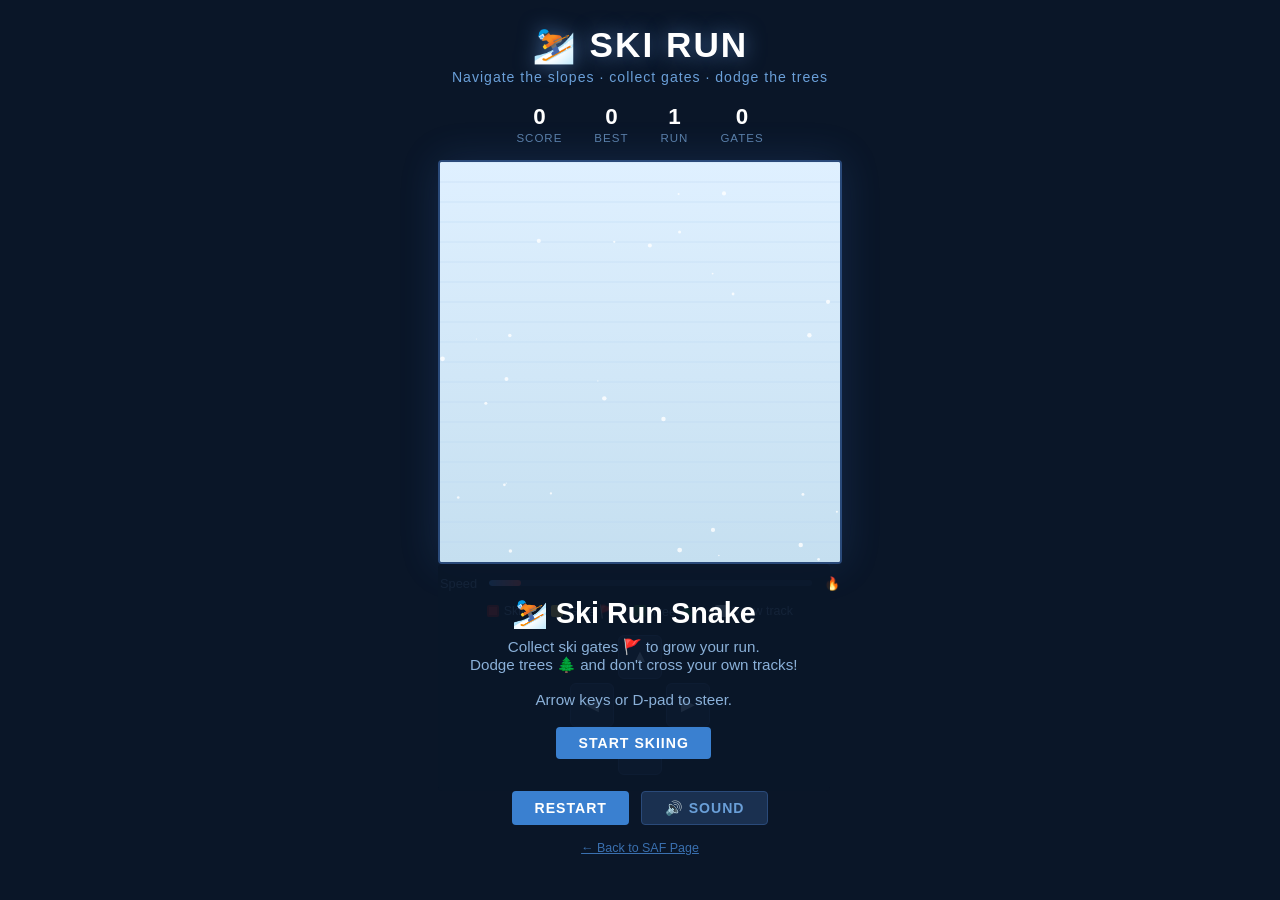
<file: app.html>
<!DOCTYPE html>
<html lang="en">
<head>
  <meta charset="UTF-8"/>
  <meta name="viewport" content="width=device-width, initial-scale=1.0"/>
  <title>Ski Run Snake</title>
  <style>
    /* ===== RESET & BASE ===== */
    * { box-sizing: border-box; margin: 0; padding: 0; }

    body {
      font-family: 'Segoe UI', sans-serif;
      background: #0a1628;
      color: #e0eaff;
      min-height: 100vh;
      display: flex;
      flex-direction: column;
      align-items: center;
      justify-content: flex-start;
      padding: 1.5rem 1rem;
      user-select: none;
    }

    /* ===== HEADER ===== */
    h1 {
      font-size: 2.2rem;
      font-weight: 900;
      letter-spacing: 2px;
      text-transform: uppercase;
      color: #fff;
      text-shadow: 0 0 20px rgba(120,180,255,0.5);
      margin-bottom: 0.2rem;
    }
    .tagline { color: #6a9fd8; font-size: 0.88rem; letter-spacing: 1px; margin-bottom: 1.2rem; }

    /* ===== HUD ===== */
    .hud {
      display: flex;
      gap: 2rem;
      margin-bottom: 1rem;
      font-size: 0.95rem;
      color: #b0c8e8;
    }
    .hud span { display: flex; flex-direction: column; align-items: center; gap: 0.1rem; }
    .hud .val { font-size: 1.4rem; font-weight: 700; color: #fff; }
    .hud .lbl { font-size: 0.72rem; text-transform: uppercase; letter-spacing: 1px; color: #5a7fa8; }

    /* ===== CANVAS ===== */
    #gameCanvas {
      display: block;
      border: 2px solid #2a4a7a;
      border-radius: 4px;
      box-shadow: 0 0 40px rgba(80,140,240,0.15);
      background: #e8f4ff;
      cursor: pointer;
    }

    /* ===== SPEED BAR ===== */
    .speed-bar-wrap {
      width: 400px;
      margin-top: 0.75rem;
      display: flex;
      align-items: center;
      gap: 0.75rem;
      font-size: 0.8rem;
      color: #5a7fa8;
    }
    .speed-bar-track {
      flex: 1;
      height: 6px;
      background: #1a3050;
      border-radius: 3px;
      overflow: hidden;
    }
    .speed-bar-fill {
      height: 100%;
      background: linear-gradient(90deg, #4a9fff, #ff6060);
      border-radius: 3px;
      transition: width 0.3s;
      width: 10%;
    }

    /* ===== CONTROLS ===== */
    .controls {
      margin-top: 1rem;
      display: flex;
      gap: 0.5rem;
      flex-direction: column;
      align-items: center;
    }
    .dpad {
      display: grid;
      grid-template-areas: '. up .' 'left . right' '. down .';
      gap: 4px;
    }
    .dpad button {
      width: 44px; height: 44px;
      background: #1a3050;
      border: 1px solid #2a4a7a;
      border-radius: 6px;
      color: #a0c0e8;
      font-size: 1.1rem;
      cursor: pointer;
      transition: background 0.1s;
    }
    .dpad button:active { background: #2a5090; }
    .dpad .up    { grid-area: up; }
    .dpad .down  { grid-area: down; }
    .dpad .left  { grid-area: left; }
    .dpad .right { grid-area: right; }

    .btn-row { display: flex; gap: 0.75rem; margin-top: 0.5rem; }
    .btn {
      padding: 0.5rem 1.4rem;
      border: none;
      border-radius: 4px;
      font-size: 0.88rem;
      font-weight: 600;
      text-transform: uppercase;
      letter-spacing: 1px;
      cursor: pointer;
      transition: opacity 0.15s;
    }
    .btn:hover { opacity: 0.85; }
    .btn-primary { background: #3a80d0; color: white; }
    .btn-mute    { background: #1a3050; color: #6a9fd8; border: 1px solid #2a4a7a; }

    /* ===== OVERLAY ===== */
    #overlay {
      position: absolute;
      display: flex;
      flex-direction: column;
      align-items: center;
      justify-content: center;
      background: rgba(10,22,40,0.88);
      border-radius: 4px;
      text-align: center;
      padding: 2rem;
      pointer-events: none;
      opacity: 0;
      transition: opacity 0.2s;
    }
    #overlay.show { opacity: 1; pointer-events: all; }
    #overlay h2 { font-size: 1.8rem; margin-bottom: 0.5rem; color: #fff; }
    #overlay p  { color: #8ab0d8; margin-bottom: 1.2rem; font-size: 0.95rem; }
    #overlay .btn { pointer-events: all; }

    .canvas-wrap { position: relative; }

    /* ===== LEGEND ===== */
    .legend {
      margin-top: 0.8rem;
      display: flex;
      gap: 1.2rem;
      font-size: 0.78rem;
      color: #5a7fa8;
    }
    .legend span { display: flex; align-items: center; gap: 0.3rem; }
    .legend .dot {
      width: 12px; height: 12px;
      border-radius: 2px;
      display: inline-block;
    }
  </style>
</head>
<body>

<h1>⛷️ Ski Run</h1>
<p class="tagline">Navigate the slopes · collect gates · dodge the trees</p>

<div class="hud">
  <span><div class="val" id="scoreVal">0</div><div class="lbl">Score</div></span>
  <span><div class="val" id="bestVal">0</div><div class="lbl">Best</div></span>
  <span><div class="val" id="levelVal">1</div><div class="lbl">Run</div></span>
  <span><div class="val" id="gatesVal">0</div><div class="lbl">Gates</div></span>
</div>

<div class="canvas-wrap">
  <canvas id="gameCanvas" width="400" height="400"></canvas>
  <div id="overlay" class="show">
    <h2>⛷️ Ski Run Snake</h2>
    <p>Collect ski gates 🚩 to grow your run.<br/>Dodge trees 🌲 and don't cross your own tracks!<br/><br/>Arrow keys or D-pad to steer.</p>
    <button class="btn btn-primary" onclick="startGame()">Start Skiing</button>
  </div>
</div>

<div class="speed-bar-wrap">
  <span>Speed</span>
  <div class="speed-bar-track"><div class="speed-bar-fill" id="speedBar"></div></div>
  <span>🔥</span>
</div>

<div class="legend">
  <span><div class="dot" style="background:#d62b2b;border:2px solid #a01818;"></div> Skier</span>
  <span><div class="dot" style="background:#e8c840;"></div> Gate 🚩</span>
  <span><div class="dot" style="background:#2d7a2d;"></div> Tree 🌲</span>
  <span><div class="dot" style="background:#c8ddf0;"></div> Snow track</span>
</div>

<div class="controls">
  <div class="dpad">
    <button class="up"    onclick="changeDir(0,-1)">▲</button>
    <button class="left"  onclick="changeDir(-1,0)">◀</button>
    <button class="right" onclick="changeDir(1,0)">▶</button>
    <button class="down"  onclick="changeDir(0,1)">▼</button>
  </div>
  <div class="btn-row">
    <button class="btn btn-primary" onclick="startGame()">Restart</button>
    <button class="btn btn-mute" onclick="toggleMute()" id="muteBtn">🔊 Sound</button>
  </div>
</div>

<p style="margin-top:1rem;font-size:0.78rem;color:#2a4a7a;">
  <a href="scratch.html" style="color:#3a70b0;">← Back to SAF Page</a>
</p>

<script>
  /* ===== CANVAS SETUP ===== */
  const canvas = document.getElementById('gameCanvas');
  const ctx = canvas.getContext('2d');
  const COLS = 20, ROWS = 20;
  const CELL = canvas.width / COLS;

  /* ===== STATE ===== */
  let snake, dir, nextDir, gates, trees, score, best, level, gatesHit, gameLoop, speed, muted, alive;
  best = parseInt(localStorage.getItem('skiSnakeBest') || '0');
  muted = false;
  document.getElementById('bestVal').textContent = best;

  /* ===== AUDIO (simple beeps via AudioContext) ===== */
  let audioCtx;
  function getCtx() {
    if (!audioCtx) audioCtx = new (window.AudioContext || window.webkitAudioContext)();
    return audioCtx;
  }
  function beep(freq, dur, type='sine', vol=0.15) {
    if (muted) return;
    try {
      const ctx2 = getCtx();
      const osc = ctx2.createOscillator();
      const gain = ctx2.createGain();
      osc.connect(gain); gain.connect(ctx2.destination);
      osc.type = type; osc.frequency.value = freq;
      gain.gain.setValueAtTime(vol, ctx2.currentTime);
      gain.gain.exponentialRampToValueAtTime(0.001, ctx2.currentTime + dur);
      osc.start(); osc.stop(ctx2.currentTime + dur);
    } catch(e) {}
  }
  function toggleMute() {
    muted = !muted;
    document.getElementById('muteBtn').textContent = muted ? '🔇 Sound' : '🔊 Sound';
  }

  /* ===== INIT ===== */
  function startGame() {
    clearInterval(gameLoop);
    hideOverlay();
    snake = [{x:10, y:10},{x:9,y:10},{x:8,y:10}];
    dir = {x:1, y:0};
    nextDir = {x:1, y:0};
    gates = [];
    trees = [];
    score = 0;
    level = 1;
    gatesHit = 0;
    speed = 150;
    alive = true;
    updateHUD();
    spawnGate();
    spawnTrees(4);
    gameLoop = setInterval(tick, speed);
  }

  function hideOverlay() {
    document.getElementById('overlay').classList.remove('show');
  }
  function showOverlay(title, msg, btn) {
    const o = document.getElementById('overlay');
    o.innerHTML = `<h2>${title}</h2><p>${msg}</p><button class="btn btn-primary" onclick="startGame()">${btn}</button>`;
    o.classList.add('show');
  }

  /* ===== SPAWN ===== */
  function randCell() {
    return { x: Math.floor(Math.random() * COLS), y: Math.floor(Math.random() * ROWS) };
  }
  function isFree(cell) {
    if (snake.some(s => s.x===cell.x && s.y===cell.y)) return false;
    if (gates.some(g => g.x===cell.x && g.y===cell.y)) return false;
    if (trees.some(t => t.x===cell.x && t.y===cell.y)) return false;
    return true;
  }
  function spawnGate() {
    let cell, tries=0;
    do { cell = randCell(); tries++; } while (!isFree(cell) && tries<200);
    gates.push(cell);
  }
  function spawnTrees(n) {
    for(let i=0;i<n;i++){
      let cell, tries=0;
      do { cell = randCell(); tries++; } while (!isFree(cell) && tries<200);
      trees.push(cell);
    }
  }

  /* ===== INPUT ===== */
  function changeDir(dx, dy) {
    if (dx === -dir.x && dy === -dir.y) return; // can't reverse
    nextDir = {x:dx, y:dy};
  }
  document.addEventListener('keydown', e => {
    switch(e.key) {
      case 'ArrowUp':    changeDir(0,-1); e.preventDefault(); break;
      case 'ArrowDown':  changeDir(0,1);  e.preventDefault(); break;
      case 'ArrowLeft':  changeDir(-1,0); e.preventDefault(); break;
      case 'ArrowRight': changeDir(1,0);  e.preventDefault(); break;
    }
  });

  /* ===== TICK ===== */
  function tick() {
    dir = nextDir;
    const head = { x: snake[0].x + dir.x, y: snake[0].y + dir.y };

    // Wall collision
    if (head.x < 0 || head.x >= COLS || head.y < 0 || head.y >= ROWS) {
      die(); return;
    }
    // Self collision
    if (snake.some(s => s.x===head.x && s.y===head.y)) {
      die(); return;
    }
    // Tree collision
    if (trees.some(t => t.x===head.x && t.y===head.y)) {
      die(); return;
    }

    snake.unshift(head);

    // Gate collection
    const gi = gates.findIndex(g => g.x===head.x && g.y===head.y);
    if (gi !== -1) {
      gates.splice(gi,1);
      score += 10 * level;
      gatesHit++;
      beep(880, 0.1, 'square');
      spawnGate();
      if (gatesHit % 5 === 0) levelUp();
    } else {
      snake.pop();
    }

    updateHUD();
    draw();
  }

  function die() {
    clearInterval(gameLoop);
    alive = false;
    beep(150, 0.5, 'sawtooth', 0.3);
    if (score > best) {
      best = score;
      localStorage.setItem('skiSnakeBest', best);
    }
    draw();
    setTimeout(() => {
      showOverlay('💥 Wipeout!', `You scored <strong style="color:#4af">${score}</strong> points on Run ${level}.<br/>Best: ${best}`, 'Try Again');
    }, 400);
  }

  function levelUp() {
    level++;
    clearInterval(gameLoop);
    speed = Math.max(60, speed - 15);
    gameLoop = setInterval(tick, speed);
    spawnTrees(2);
    beep(660, 0.15, 'square');
    setTimeout(() => beep(880, 0.15, 'square'), 150);
  }

  function updateHUD() {
    document.getElementById('scoreVal').textContent = score;
    document.getElementById('bestVal').textContent = best;
    document.getElementById('levelVal').textContent = level;
    document.getElementById('gatesVal').textContent = gatesHit;
    const pct = Math.min(100, ((150 - speed) / 90) * 100 + 10);
    document.getElementById('speedBar').style.width = pct + '%';
  }

  /* ===== DRAW ===== */
  // Snowflake positions (static decorative)
  const flakes = Array.from({length:30}, () => ({
    x: Math.random()*400, y: Math.random()*400,
    r: Math.random()*2+0.5
  }));

  function draw() {
    // Background: snowy slope
    const grad = ctx.createLinearGradient(0,0,0,canvas.height);
    grad.addColorStop(0, '#dff0ff');
    grad.addColorStop(1, '#c5dff0');
    ctx.fillStyle = grad;
    ctx.fillRect(0,0,canvas.width,canvas.height);

    // Subtle slope lines
    ctx.strokeStyle = 'rgba(180,210,240,0.4)';
    ctx.lineWidth = 1;
    for(let i=0;i<ROWS;i++){
      ctx.beginPath();
      ctx.moveTo(0, i*CELL);
      ctx.lineTo(canvas.width, i*CELL);
      ctx.stroke();
    }

    // Snowflakes
    ctx.fillStyle = 'rgba(255,255,255,0.8)';
    for(const f of flakes) {
      ctx.beginPath();
      ctx.arc(f.x, f.y, f.r, 0, Math.PI*2);
      ctx.fill();
    }

    // Snake body (ski tracks)
    for(let i=snake.length-1;i>=1;i--){
      const s = snake[i];
      const t = i/snake.length;
      ctx.fillStyle = `rgba(180,205,230,${0.5 + t*0.3})`;
      ctx.fillRect(s.x*CELL+2, s.y*CELL+2, CELL-4, CELL-4);
      // Track marks
      ctx.fillStyle = 'rgba(150,185,220,0.6)';
      ctx.fillRect(s.x*CELL+CELL/2-1, s.y*CELL+2, 2, CELL-4);
    }

    // Snake head (skier)
    const h = snake[0];
    // Shadow
    ctx.fillStyle = 'rgba(0,0,0,0.12)';
    ctx.fillRect(h.x*CELL+3, h.y*CELL+5, CELL-4, CELL-4);
    // Body
    ctx.fillStyle = '#c82020';
    ctx.beginPath();
    ctx.roundRect(h.x*CELL+2, h.y*CELL+2, CELL-4, CELL-4, 4);
    ctx.fill();
    // Jacket detail
    ctx.fillStyle = '#fff';
    ctx.fillRect(h.x*CELL+CELL/2-1, h.y*CELL+4, 2, 4);
    // Emoji fallback
    ctx.font = `${CELL-4}px serif`;
    ctx.textAlign = 'center';
    ctx.textBaseline = 'middle';
    ctx.fillText('⛷️', h.x*CELL+CELL/2, h.y*CELL+CELL/2);

    // Gates
    for(const g of gates) {
      ctx.font = `${CELL}px serif`;
      ctx.textAlign = 'center';
      ctx.textBaseline = 'middle';
      ctx.fillText('🚩', g.x*CELL+CELL/2, g.y*CELL+CELL/2);
    }

    // Trees
    for(const t of trees) {
      ctx.font = `${CELL}px serif`;
      ctx.textAlign = 'center';
      ctx.textBaseline = 'middle';
      ctx.fillText('🌲', t.x*CELL+CELL/2, t.y*CELL+CELL/2);
    }

    // Death flash
    if (!alive) {
      ctx.fillStyle = 'rgba(255,50,50,0.15)';
      ctx.fillRect(0,0,canvas.width,canvas.height);
    }
  }

  // Initial draw of empty board
  draw();
</script>
</body>
</html>
</file>
